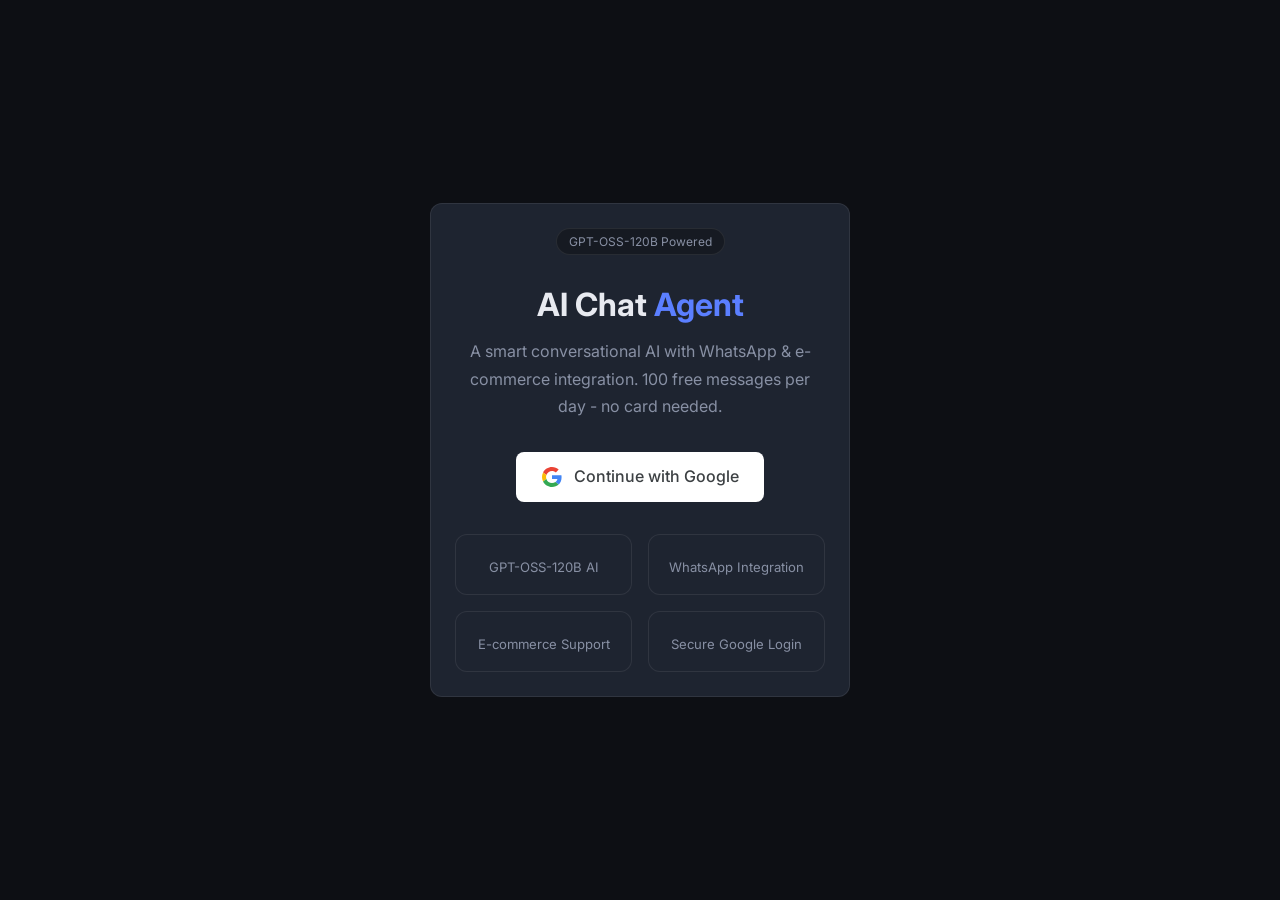
<file: frontend/index.html>
<!DOCTYPE html>
<html lang="en">
<head>
  <meta charset="UTF-8" />
  <meta name="viewport" content="width=device-width, initial-scale=1.0" />
  <title>AI Chat Agent - Login</title>
  <link rel="preconnect" href="https://fonts.googleapis.com" />
  <link href="https://fonts.googleapis.com/css2?family=Inter:wght@400;500;700&display=swap" rel="stylesheet" />
  <link rel="stylesheet" href="style.css" />
  <style>
    .login-page {
      min-height: 100vh;
      display: flex;
      flex-direction: column;
      align-items: center;
      justify-content: center;
      gap: 2rem;
      padding: 2rem;
    }
    .login-card {
      max-width: 420px;
      width: 100%;
      text-align: center;
    }
    .login-card h1 {
      font-size: 2rem;
      font-weight: 700;
      margin-bottom: .5rem;
    }
    .login-card h1 span { color: var(--accent); }
    .login-card p {
      color: var(--muted);
      margin-bottom: 2rem;
      line-height: 1.7;
    }
    .google-btn {
      display: inline-flex;
      align-items: center;
      gap: .75rem;
      padding: .75rem 1.6rem;
      background: #fff;
      color: #3c4043;
      border: none;
      border-radius: 8px;
      font-size: 1rem;
      font-weight: 500;
      cursor: pointer;
      text-decoration: none;
      transition: box-shadow .2s;
    }
    .google-btn:hover { box-shadow: 0 2px 12px rgba(0,0,0,.35); }
    .google-btn svg { width: 20px; height: 20px; }
    .features {
      display: grid;
      grid-template-columns: repeat(auto-fit, minmax(120px, 1fr));
      gap: 1rem;
      margin-top: 2rem;
    }
    .feature {
      background: var(--card);
      border: 1px solid var(--border);
      border-radius: var(--radius);
      padding: 1rem;
      font-size: .82rem;
      color: var(--muted);
    }
    .feature .icon { font-size: 1.4rem; display: block; margin-bottom: .4rem; }
    .badge {
      display: inline-block;
      background: var(--surface);
      border: 1px solid var(--border);
      border-radius: 20px;
      padding: .2rem .75rem;
      font-size: .75rem;
      color: var(--muted);
      margin-bottom: 1.5rem;
    }
  </style>
</head>
<body>
  <div class="login-page">
    <div class="login-card card">
      <span class="badge">GPT-OSS-120B Powered</span>
      <h1>AI Chat <span>Agent</span></h1>
      <p>
        A smart conversational AI with WhatsApp &amp; e-commerce integration.
        100 free messages per day - no card needed.
      </p>

      <a href="/auth/login" class="google-btn">
        <!-- Google G logo -->
        <svg viewBox="0 0 48 48"><path fill="#EA4335" d="M24 9.5c3.54 0 6.71 1.22 9.21 3.6l6.85-6.85C35.9 2.38 30.47 0 24 0 14.62 0 6.51 5.38 2.56 13.22l7.98 6.19C12.43 13.72 17.74 9.5 24 9.5z"/><path fill="#4285F4" d="M46.98 24.55c0-1.57-.15-3.09-.38-4.55H24v9.02h12.94c-.58 2.96-2.26 5.48-4.78 7.18l7.73 6c4.51-4.18 7.09-10.36 7.09-17.65z"/><path fill="#FBBC05" d="M10.53 28.59c-.48-1.45-.76-2.99-.76-4.59s.27-3.14.76-4.59l-7.98-6.19C.92 16.46 0 20.12 0 24c0 3.88.92 7.54 2.56 10.78l7.97-6.19z"/><path fill="#34A853" d="M24 48c6.48 0 11.93-2.13 15.89-5.81l-7.73-6c-2.18 1.48-4.97 2.36-8.16 2.36-6.26 0-11.57-4.22-13.47-9.91l-7.98 6.19C6.51 42.62 14.62 48 24 48z"/></svg>
        Continue with Google
      </a>

      <div class="features">
        <div class="feature"><span class="icon"></span>GPT-OSS-120B AI</div>
        <div class="feature"><span class="icon"></span>WhatsApp Integration</div>
        <div class="feature"><span class="icon"></span>E-commerce Support</div>
        <div class="feature"><span class="icon"></span>Secure Google Login</div>
      </div>
    </div>
  </div>
</body>
</html>
</file>
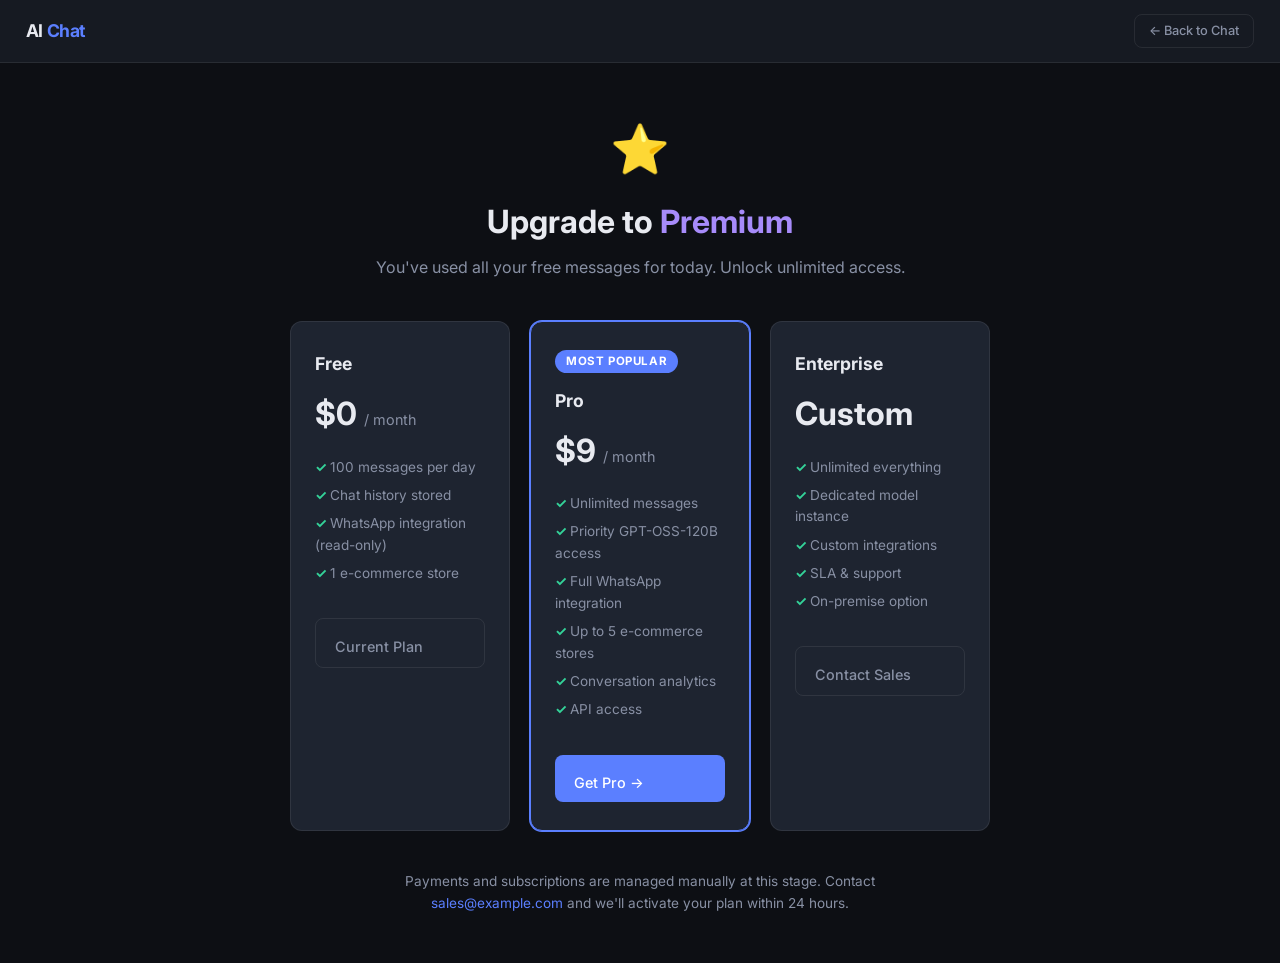
<file: frontend/premium.html>
<!DOCTYPE html>
<html lang="en">
<head>
  <meta charset="UTF-8" />
  <meta name="viewport" content="width=device-width, initial-scale=1.0" />
  <title>Go Premium - AI Chat Agent</title>
  <link rel="preconnect" href="https://fonts.googleapis.com" />
  <link href="https://fonts.googleapis.com/css2?family=Inter:wght@400;500;700&display=swap" rel="stylesheet" />
  <link rel="stylesheet" href="style.css" />
  <style>
    .premium-page {
      min-height: 100vh;
      display: flex;
      flex-direction: column;
    }
    .premium-body {
      flex: 1;
      display: flex;
      flex-direction: column;
      align-items: center;
      justify-content: center;
      padding: 3rem 1.5rem;
      gap: 2.5rem;
    }
    .hero { text-align: center; }
    .hero h1 { font-size: 2rem; font-weight: 700; }
    .hero h1 span { color: var(--accent2); }
    .hero p { color: var(--muted); margin-top: .5rem; }

    .plans {
      display: grid;
      grid-template-columns: repeat(auto-fit, minmax(220px, 1fr));
      gap: 1.25rem;
      max-width: 700px;
      width: 100%;
    }
    .plan {
      background: var(--card);
      border: 1px solid var(--border);
      border-radius: var(--radius);
      padding: 1.75rem 1.5rem;
      display: flex;
      flex-direction: column;
      gap: .6rem;
    }
    .plan.featured {
      border-color: var(--accent);
      box-shadow: 0 0 0 1px var(--accent);
    }
    .plan-badge {
      display: inline-block;
      background: var(--accent);
      color: #fff;
      border-radius: 20px;
      padding: .15rem .7rem;
      font-size: .72rem;
      font-weight: 700;
      letter-spacing: .05em;
      text-transform: uppercase;
      margin-bottom: .25rem;
      align-self: flex-start;
    }
    .plan-name { font-size: 1.1rem; font-weight: 700; }
    .plan-price { font-size: 2rem; font-weight: 700; }
    .plan-price span { font-size: .9rem; color: var(--muted); font-weight: 400; }
    .plan-features { list-style: none; display: flex; flex-direction: column; gap: .4rem; margin-top: .5rem; }
    .plan-features li { font-size: .85rem; color: var(--muted); }
    .plan-features li::before { content: "✓  "; color: var(--success); font-weight: 700; }
    .plan .btn { margin-top: auto; padding-top: 1rem; }

    .contact-note {
      max-width: 480px;
      text-align: center;
      color: var(--muted);
      font-size: .85rem;
    }
  </style>
</head>
<body class="premium-page">

  <nav class="nav">
    <span class="logo">AI <span>Chat</span></span>
    <div class="nav-right">
      <a href="/chat.html" class="btn btn-ghost" style="font-size:.8rem;padding:.35rem .9rem;">← Back to Chat</a>
    </div>
  </nav>

  <div class="premium-body">
    <div class="hero">
      <div style="font-size:3rem;margin-bottom:.5rem">⭐</div>
      <h1>Upgrade to <span>Premium</span></h1>
      <p>You've used all your free messages for today. Unlock unlimited access.</p>
    </div>

    <div class="plans">
      <!-- Free -->
      <div class="plan">
        <div class="plan-name">Free</div>
        <div class="plan-price">$0 <span>/ month</span></div>
        <ul class="plan-features">
          <li>100 messages per day</li>
          <li>Chat history stored</li>
          <li>WhatsApp integration (read-only)</li>
          <li>1 e-commerce store</li>
        </ul>
        <a href="/chat.html" class="btn btn-ghost" style="margin-top:1.5rem;text-align:center">Current Plan</a>
      </div>

      <!-- Pro -->
      <div class="plan featured">
        <span class="plan-badge">Most Popular</span>
        <div class="plan-name">Pro</div>
        <div class="plan-price">$9 <span>/ month</span></div>
        <ul class="plan-features">
          <li>Unlimited messages</li>
          <li>Priority GPT-OSS-120B access</li>
          <li>Full WhatsApp integration</li>
          <li>Up to 5 e-commerce stores</li>
          <li>Conversation analytics</li>
          <li>API access</li>
        </ul>
        <a href="mailto:sales@example.com?subject=AI+Chat+Pro+Plan" class="btn btn-primary" style="margin-top:1.5rem;text-align:center">Get Pro →</a>
      </div>

      <!-- Enterprise -->
      <div class="plan">
        <div class="plan-name">Enterprise</div>
        <div class="plan-price">Custom</div>
        <ul class="plan-features">
          <li>Unlimited everything</li>
          <li>Dedicated model instance</li>
          <li>Custom integrations</li>
          <li>SLA & support</li>
          <li>On-premise option</li>
        </ul>
        <a href="mailto:sales@example.com?subject=Enterprise+Inquiry" class="btn btn-ghost" style="margin-top:1.5rem;text-align:center">Contact Sales</a>
      </div>
    </div>

    <p class="contact-note">
      Payments and subscriptions are managed manually at this stage.
      Contact <a href="mailto:sales@example.com">sales@example.com</a> and we'll activate your plan within 24 hours.
    </p>
  </div>

</body>
</html>
</file>
<file: frontend/style.css>
*, *::before, *::after { box-sizing: border-box; margin: 0; padding: 0; }

:root {
  --bg:       #0d0f14;
  --surface:  #161a22;
  --card:     #1e2430;
  --border:   rgba(255,255,255,0.08);
  --text:     #e8eaf0;
  --muted:    #8890a4;
  --accent:   #5b7fff;
  --accent2:  #a78bfa;
  --danger:   #ff5c5c;
  --success:  #34d399;
  --radius:   12px;
  --font:     'Inter', system-ui, sans-serif;
  --mono:     'JetBrains Mono', monospace;
}

body {
  font-family: var(--font);
  background: var(--bg);
  color: var(--text);
  min-height: 100vh;
  line-height: 1.6;
  -webkit-font-smoothing: antialiased;
}

a { color: var(--accent); text-decoration: none; }

/* ── Utility ────────────────────────────────────────────────── */
.hidden { display: none !important; }
.muted  { color: var(--muted); font-size: .85rem; }
.danger { color: var(--danger); }
.success{ color: var(--success); }

/* ── Nav Bar ────────────────────────────────────────────────── */
.nav {
  display: flex;
  align-items: center;
  justify-content: space-between;
  padding: .9rem 1.6rem;
  background: var(--surface);
  border-bottom: 1px solid var(--border);
  position: sticky;
  top: 0;
  z-index: 100;
}
.nav .logo { font-weight: 700; font-size: 1.1rem; letter-spacing: -.02em; color: var(--text); }
.nav .logo span { color: var(--accent); }
.nav .nav-right { display: flex; align-items: center; gap: 1rem; }
.nav .avatar {
  width: 34px; height: 34px;
  border-radius: 50%;
  object-fit: cover;
  border: 2px solid var(--accent);
}

/* ── Button ─────────────────────────────────────────────────── */
.btn {
  display: inline-flex; align-items: center; gap: .5rem;
  padding: .55rem 1.2rem;
  border-radius: 8px;
  border: none;
  cursor: pointer;
  font-size: .9rem;
  font-family: var(--font);
  font-weight: 500;
  transition: opacity .15s, transform .1s;
}
.btn:active { transform: scale(.97); }
.btn-primary { background: var(--accent); color: #fff; }
.btn-primary:hover { opacity: .88; }
.btn-ghost {
  background: transparent;
  color: var(--muted);
  border: 1px solid var(--border);
}
.btn-ghost:hover { background: var(--card); color: var(--text); }
.btn-danger { background: var(--danger); color: #fff; }
.btn-danger:hover { opacity: .85; }

/* ── Card ───────────────────────────────────────────────────── */
.card {
  background: var(--card);
  border: 1px solid var(--border);
  border-radius: var(--radius);
  padding: 1.5rem;
}

/* ── Form controls ───────────────────────────────────────────── */
input[type="text"],
input[type="url"],
input[type="password"],
select,
textarea {
  width: 100%;
  background: var(--surface);
  border: 1px solid var(--border);
  border-radius: 8px;
  color: var(--text);
  font-family: var(--font);
  font-size: .9rem;
  padding: .6rem .9rem;
  outline: none;
  transition: border-color .15s;
}
input:focus, select:focus, textarea:focus {
  border-color: var(--accent);
}
label { display: block; margin-bottom: .35rem; font-size: .85rem; color: var(--muted); }
.form-group { margin-bottom: 1.1rem; }

/* ── Toggle switch ──────────────────────────────────────────── */
.toggle-wrap { display: flex; align-items: center; gap: .75rem; }
.toggle {
  width: 40px; height: 22px;
  background: var(--border);
  border-radius: 11px;
  position: relative;
  cursor: pointer;
  transition: background .2s;
}
.toggle.on { background: var(--accent); }
.toggle::after {
  content: '';
  position: absolute;
  width: 16px; height: 16px;
  border-radius: 50%;
  background: #fff;
  top: 3px; left: 3px;
  transition: left .2s;
}
.toggle.on::after { left: 21px; }

/* ── Usage pill ─────────────────────────────────────────────── */
.usage-pill {
  display: inline-flex; align-items: center; gap: .4rem;
  padding: .3rem .75rem;
  border-radius: 20px;
  background: var(--surface);
  border: 1px solid var(--border);
  font-size: .8rem;
  color: var(--muted);
}
.usage-pill.warn  { border-color: #f59e0b; color: #f59e0b; }
.usage-pill.full  { border-color: var(--danger); color: var(--danger); }

/* ── Responsive ─────────────────────────────────────────────── */
@media (max-width: 640px) {
  .nav { padding: .7rem 1rem; }
}
</file>
